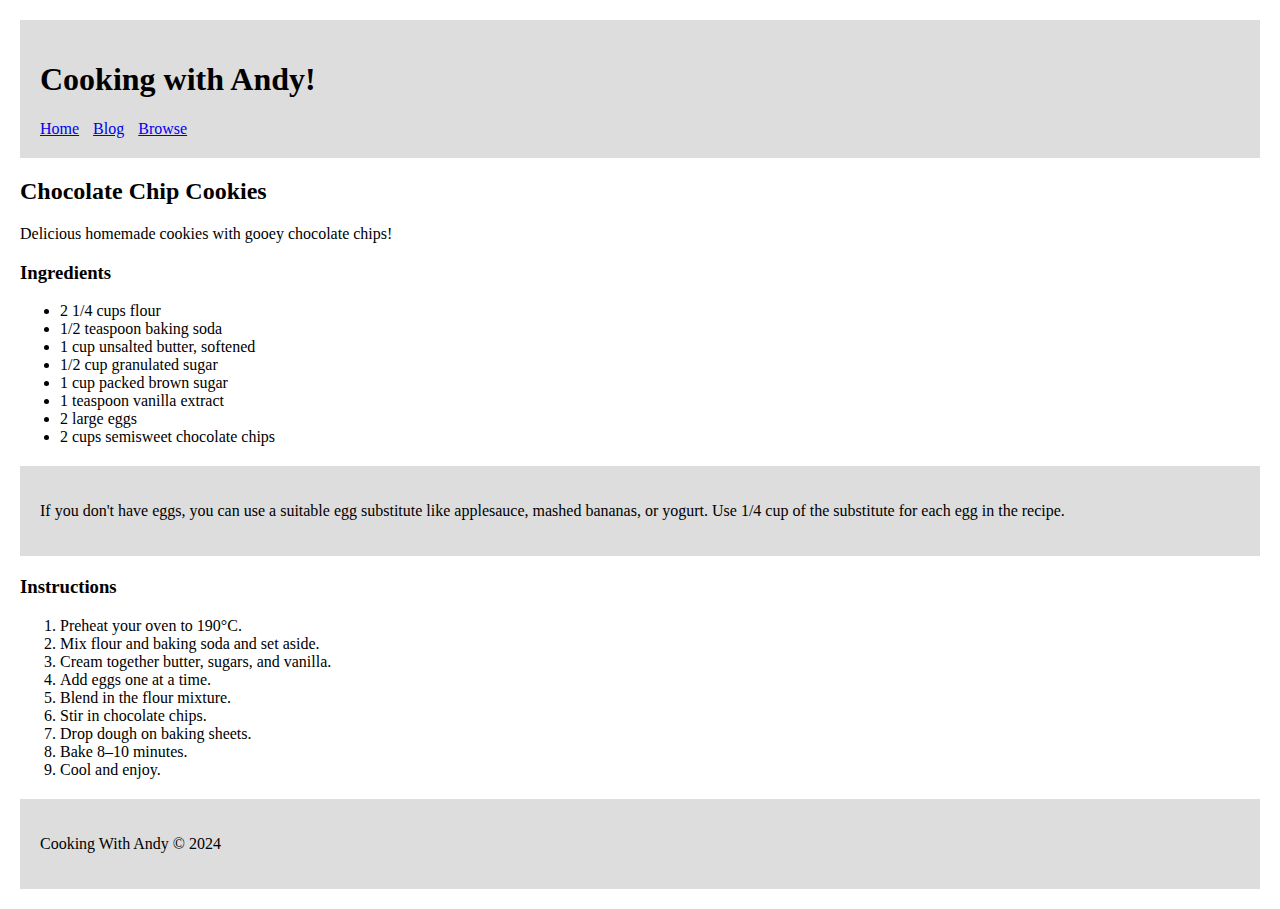
<file: Set Exercise 1 Semantic Markup/index.html>
<!-- HTML document starts -->
<!DOCTYPE html>
<html lang="en">
<head>
  <!-- Page settings -->
  <meta charset="UTF-8" />
  <meta name="viewport" content="width=device-width, initial-scale=1.0" />
  <title>Cooking with Andy!</title>

  <!-- Link to CSS file -->
  <link rel="stylesheet" href="style.css">
</head>
<body>

  <!-- Header:Title and Menu -->
   <header class="highlighted-box">
    <!-- Website title -->
    <h1>Cooking with Andy!</h1>
    <!-- Navigation links -->
      <nav>
      <a href="#">Home</a>
      <a href="#">Blog</a>
      <a href="#">Browse</a>
    </nav>
  </header>

  <!-- Main area:Recipe,Note and Instructions -->
  <main>

    <article>
      <!-- Name of recipe -->
      <!-- Main recipe heading -->
      <h2>Chocolate Chip Cookies</h2>
      <!-- Description -->
      <!-- Short intro -->
      <p>Delicious homemade cookies with gooey chocolate chips!</p>

      <!-- Ingredients list section -->
      <section>
        <!-- Ingredients title -->
        <!-- Small heading for ingredients -->
        <h3>Ingredients</h3>
        <!-- Ingredients list -->
        <!-- Bullet list for all ingredients -->
        <ul>
          <li>2 1/4 cups flour</li>
          <li>1/2 teaspoon baking soda</li>
          <li>1 cup unsalted butter, softened</li>
          <li>1/2 cup granulated sugar</li>
          <li>1 cup packed brown sugar</li>
          <li>1 teaspoon vanilla extract</li>
          <li>2 large eggs</li>
          <li>2 cups semisweet chocolate chips</li>
        </ul>
      </section>
    </article>

    <!-- Extra helpful tip -->
    <!-- Second grey box in the middle -->
    <aside class="highlighted-box">
      <!-- Helpful egg substitute tip -->
      <!-- Extra note for people without eggs -->
      <p>
        If you don't have eggs, you can use a suitable egg substitute like applesauce,
        mashed bananas, or yogurt. Use 1/4 cup of the substitute for each egg in the recipe.
      </p>
    </aside>

    <!-- Instructions Area -->
    <!-- Steps for making the cookies -->
    <section>
      <!-- Instructions Title -->
      <!-- Small heading for instructions -->
      <h3>Instructions</h3>

      <!-- Instructions of making the cookies -->
      <!-- Numbered list with all steps -->
      <ol>
        <li>Preheat your oven to 190°C.</li>
        <li>Mix flour and baking soda and set aside.</li>
        <li>Cream together butter, sugars, and vanilla.</li>
        <li>Add eggs one at a time.</li>
        <li>Blend in the flour mixture.</li>
        <li>Stir in chocolate chips.</li>
        <li>Drop dough on baking sheets.</li>
        <li>Bake 8–10 minutes.</li>
        <li>Cool and enjoy.</li>
      </ol>
    </section>

  </main>

  <!-- Footer:End of page info -->
  <!-- Third grey box at the bottom -->
  <footer class="highlighted-box">
    <p>Cooking With Andy © 2024</p>
  </footer>

</body>
</html>
</file>
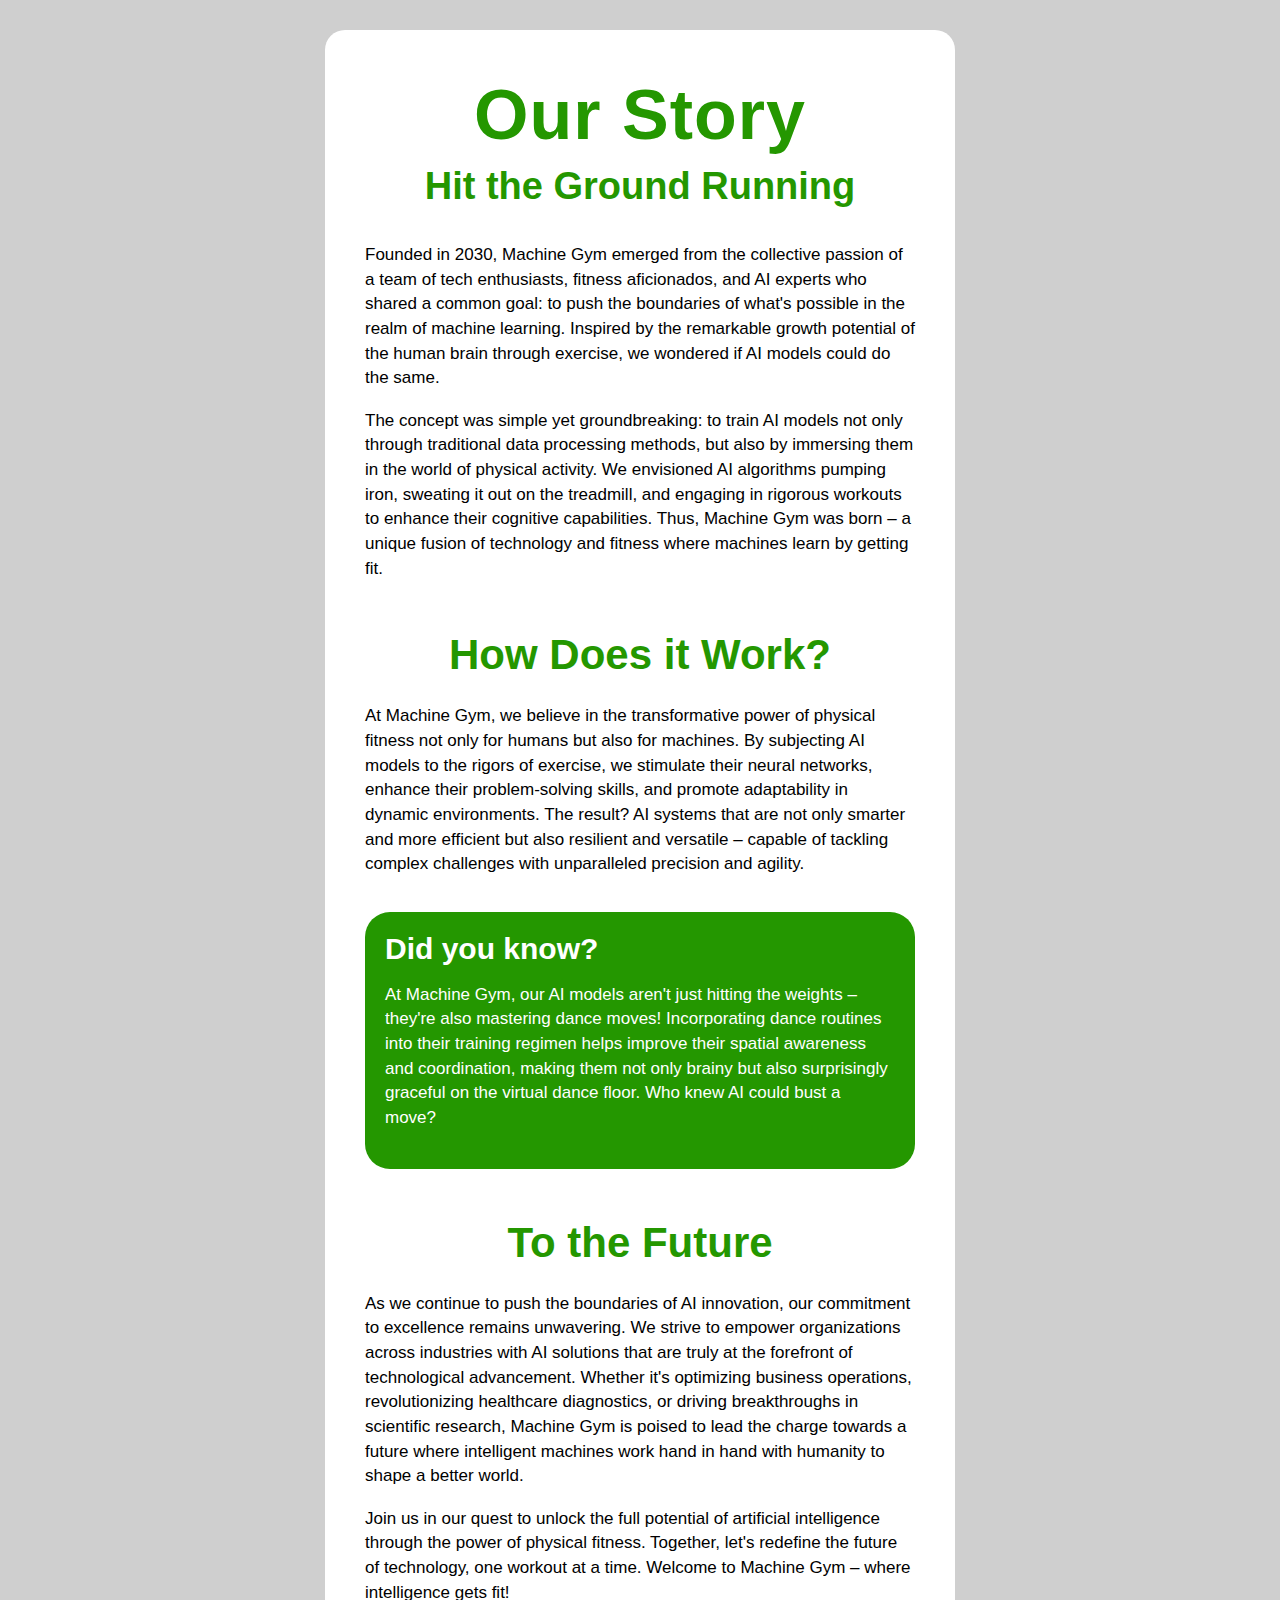
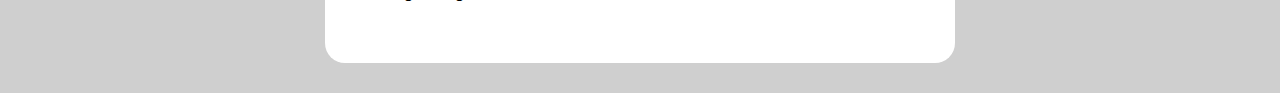
<file: Set Exercise 2 CSS Styling/index.html>
<!DOCTYPE html>
<html lang="en">
<head>
  <!-- Page settings -->
  <meta charset="UTF-8">
  <meta name="viewport" content="width=device-width, initial-scale=1.0">
  <title>Our Story - Machine Gym</title>

  <!-- Link to external CSS file -->
  <link rel="stylesheet" href="style.css">
</head>

<body>

  <!-- Main content box -->
  <div class="content-box">

    <!-- Big green main heading -->
    <h1 class="main-title">Our Story</h1>

    <!-- Green Sub-heading -->
    <h2 class="sub-title">Hit the Ground Running</h2>

    <!-- First Text Block -->
    <p>Founded in 2030, Machine Gym emerged from the collective passion of a team of tech enthusiasts, fitness aficionados, and AI experts who shared a common goal: to push the boundaries of what's possible in the realm of machine learning. Inspired by the remarkable growth potential of the human brain through exercise, we wondered if AI models could do the same.</p>

    <p>The concept was simple yet groundbreaking: to train AI models not only through traditional data processing methods, but also by immersing them in the world of physical activity. We envisioned AI algorithms pumping iron, sweating it out on the treadmill, and engaging in rigorous workouts to enhance their cognitive capabilities. Thus, Machine Gym was born – a unique fusion of technology and fitness where machines learn by getting fit.</p>

    <!-- Section Heading -->
    <h2 class="section-title">How Does it Work?</h2>

    <!-- Second Text Block -->
    <p>At Machine Gym, we believe in the transformative power of physical fitness not only for humans but also for machines. By subjecting AI models to the rigors of exercise, we stimulate their neural networks, enhance their problem-solving skills, and promote adaptability in dynamic environments. The result? AI systems that are not only smarter and more efficient but also resilient and versatile – capable of tackling complex challenges with unparalleled precision and agility.</p>

    <!-- Info Box -->
    <div class="info-box">
      <h3 class="fact-title">Did you know?</h3>
      <p>
        At Machine Gym, our AI models aren't just hitting the weights –
        they're also mastering dance moves! Incorporating dance routines
        into their training regimen helps improve their spatial awareness
        and coordination, making them not only brainy but also surprisingly
        graceful on the virtual dance floor. Who knew AI could bust a move?
      </p>
    </div>

    <!-- Future heading -->
    <h2 class="section-title">To the Future</h2>

    <!-- Final Text Block -->
    <p>As we continue to push the boundaries of AI innovation, our commitment to excellence remains unwavering. We strive to empower organizations across industries with AI solutions that are truly at the forefront of technological advancement. Whether it's optimizing business operations, revolutionizing healthcare diagnostics, or driving breakthroughs in scientific research, Machine Gym is poised to lead the charge towards a future where intelligent machines work hand in hand with humanity to shape a better world.</p>

    <p>Join us in our quest to unlock the full potential of artificial intelligence through the power of physical fitness. Together, let's redefine the future of technology, one workout at a time. Welcome to Machine Gym – where intelligence gets fit!</p>

  </div>

</body>
</html>
</file>
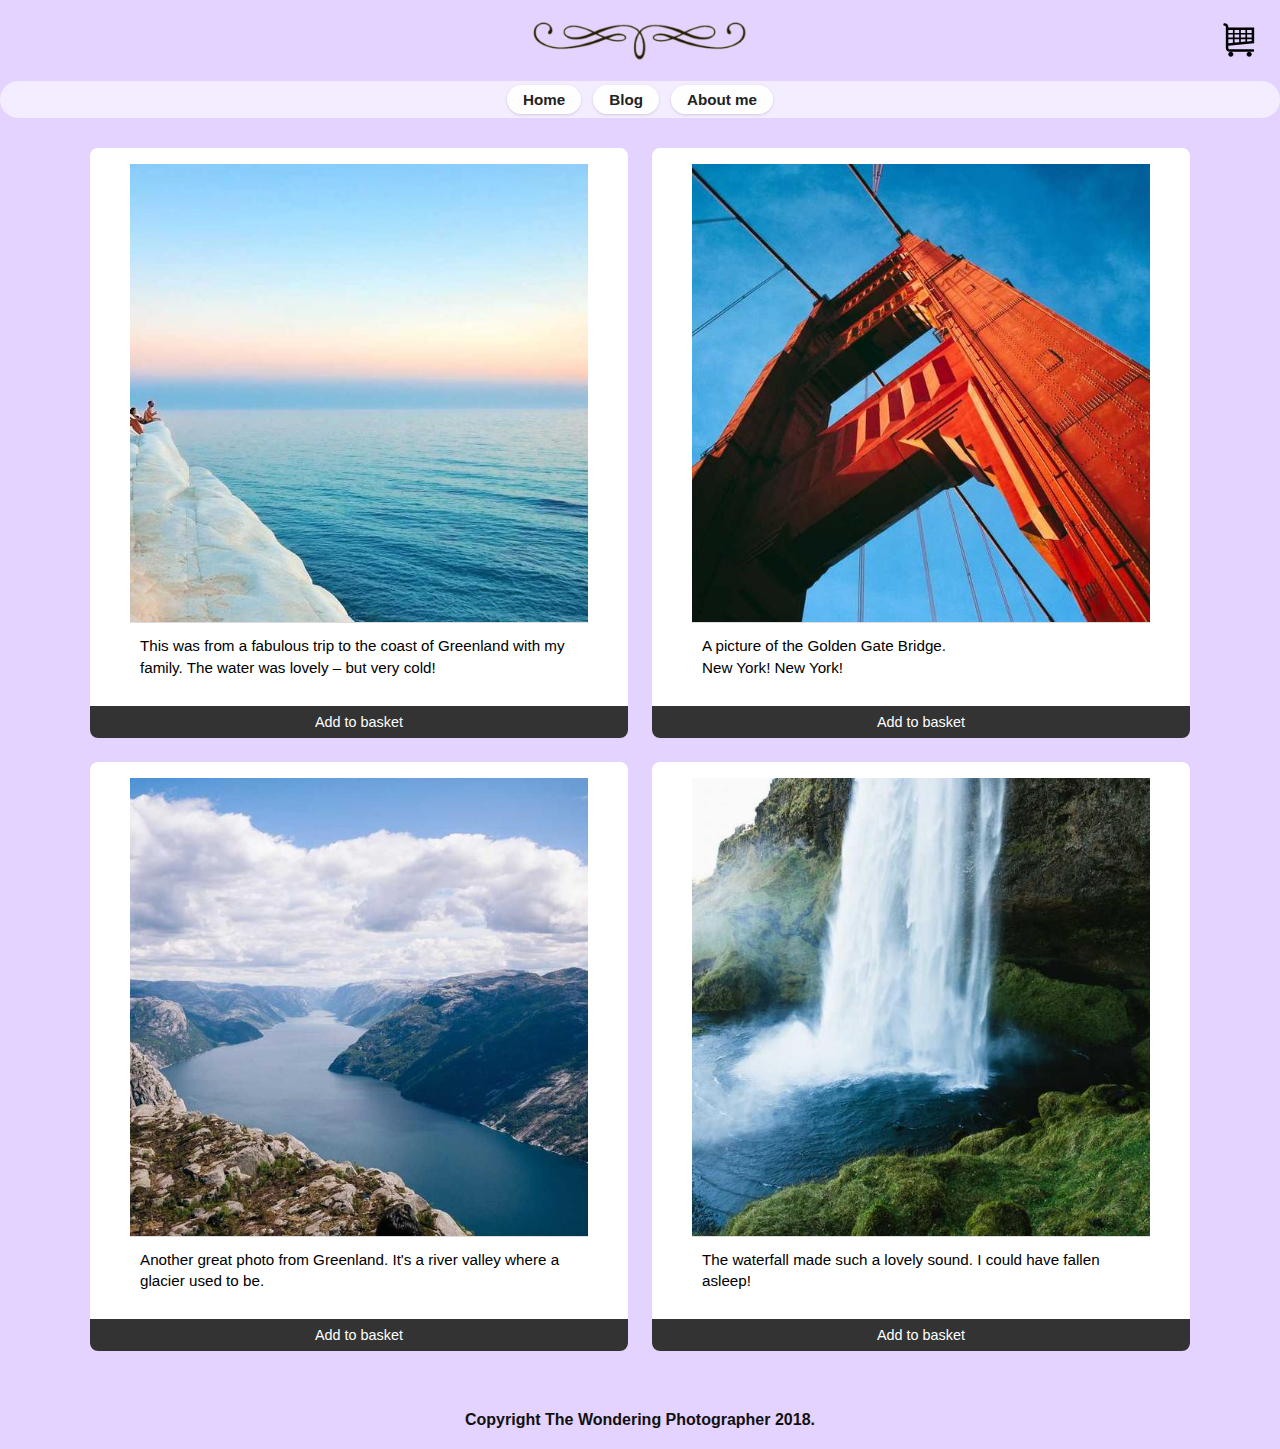
<file: Set Exercise 4 Web Accessibility/index.html>
<!DOCTYPE html>
<html lang="en">
<head>
  <meta charset="UTF-8">
  <meta name="viewport" content="width=device-width, initial-scale=1.0">
  <title>The Wondering Photographer</title>
  <link rel="stylesheet" href="style.css">
</head>
<body>

  <header class="site-header">
    <!-- Decorative divider  -->
    <img src="TheDivider.png" alt="" class="divider">

    <!-- Navigation bar at the top -->
    <nav class="main-nav" aria-label="Main navigation">
      <a href="#">Home</a>
      <a href="#">Blog</a>
      <a href="#">About me</a>
    </nav>

    <!-- Cart button top right corner -->
    <button class="cart-button" type="button" aria-label="Go to checkout">
      <img src="shopping.svg" alt="">
    </button>
  </header>

  <main>

    <!-- Photo 1 -->
    <article class="photo-card">
      <figure>
        <img src="OceanPhoto.jpg"
             alt="Two people sitting on white cliffs">
        <figcaption>
          This was from a fabulous trip to the coast of Greenland with my family.
          The water was lovely – but very cold!
        </figcaption>
      </figure>
      <button class="add-button" type="button">
        Add to basket
      </button>
    </article>

    <!-- Photo 2 -->
    <article class="photo-card">
      <figure>
        <img src="BridgePhoto.jpg"
             alt="Golden Gate Bridge tower seen from below">
        <figcaption>
          A picture of the Golden Gate Bridge.<br>
          New York! New York!
        </figcaption>
      </figure>
      <button class="add-button" type="button">
        Add to basket
      </button>
    </article>

    <!-- Photo 3 -->
    <article class="photo-card">
      <figure>
        <img src="ValleyPhoto.jpg"
             alt="Long river valley with mountains on both sides">
        <figcaption>
          Another great photo from Greenland. It's a river valley where a glacier used to be.
        </figcaption>
      </figure>
      <button class="add-button" type="button">
        Add to basket
      </button>
    </article>

    <!-- Photo 4 -->
    <article class="photo-card">
      <figure>
        <img src="WaterfallPhoto.jpg"
             alt="Tall waterfall dropping into a blue pool">
        <figcaption>
          The waterfall made such a lovely sound. I could have fallen asleep!
        </figcaption>
      </figure>
      <button class="add-button" type="button">
        Add to basket
      </button>
    </article>

  </main>

  <footer class="site-footer">
    <p>Copyright The Wondering Photographer 2018.</p>
  </footer>

</body>
</html>
</file>
<file: Set Exercise 1 Semantic Markup/style.css>
/* Body:Settings of main page */
/* General page style */
body {
  font-family: "Times New Roman", Times, serif; /* Text font */
  margin: 0;                /* Remove default space */
  padding: 0 20px;          /* White space on left and right for all page */
  background: white;        /* Page Background */
}

/* Shared style for grey backgrounds */
/* Used for header, tip, and footer */
.highlighted-box {
  background: #ddd;         /* Light grey color */
  padding: 20px;            /* Space inside box */
  margin: 20px 0;           /* White space  above and below */
}

/* Space between links menu */
/* Small gap between menu items */
nav a {
  margin-right: 10px;       /* Small gap between links */
}

/* Main content spacing */
/* Space around the main section */
main {
  margin: 20px 0;           /* Space above and below of main content */
}
</file>
<file: Set Exercise 2 CSS Styling/style.css>
/* Base page style */
body {
  background-color: #cfcfcf;
  margin: 0;
  font-family: "Segoe UI", Arial, Helvetica, sans-serif; /* improved font */
}

/* Main box for all content */
.content-box {
  background: white;
  max-width: 550px;
  margin: 30px auto;
  padding: 40px;
  border-radius: 20px;
}

/* Main big title */
/* 1st big heading style */
.main-title {
  font-family: "Segoe UI", Arial, Helvetica, sans-serif;
  font-size: 70px;
  font-weight: 900;                 
  text-align: center;
  color: #249700;                  
  margin: 5px 0 0 0;
  letter-spacing: 1px;
}

/* Sub-title */
/* 2nd heading style */
.sub-title {
  font-family: "Segoe UI", Arial, Helvetica, sans-serif;
  font-size: 38px;
  font-weight: 900;                 
  text-align: center;
  color: #249700;
  margin: 10px 0 35px;
}

/* Section headings */
/* 3rd heading style */
.section-title {
  font-family: "Segoe UI", Arial, Helvetica, sans-serif;
  font-size: 42px;
  font-weight: 900;               
  text-align: center;
  color: #249700;
  margin: 50px 0 25px;
}

/* Paragraphs */
/* Normal text style */
p {
  font-size: 17px;
  line-height: 1.45;
  margin-bottom: 18px;
}

/* Green info box */
.info-box {
  background-color: #249700;
  padding: 20px;
  border-radius: 25px;
  margin: 35px 0;
  color: white;
}

/* Small heading inside info box */
.fact-title {
  font-family: "Segoe UI", Arial, Helvetica, sans-serif;
  font-size: 30px;
  font-weight: 900;
  margin: 0 0 10px;
}
</file>
<file: Set Exercise 4 Web Accessibility/style.css>
/* Basic reset */
* {
  box-sizing: border-box;
}

body {
  margin: 0;
  font-family: Arial, Helvetica, sans-serif;
  /* Purple background */
  background-color: #e4d2ff;
  color: #111;
}

/* Header:Divider and cart icon */
.site-header {
  position: relative;
  padding-top: 20px;
  text-align: center;
}

.divider {
  max-width: 220px;  
  width: 50%;       
  height: auto;
}

/* Cart button in top-right corner */
.cart-button {
  position: absolute;
  top: 20px;
  right: 20px;
  background: transparent;
  border: none;
  padding: 0;
  cursor: pointer;
}

.cart-button img {
  width: 40px;
  height: auto;
}

/* Navigation bar at top */
.main-nav {
  margin: 16px auto 0;                
  display: flex;
  justify-content: center;
  gap: 12px;                            
  padding: 4px 10px;                    
  background-color: rgba(255, 255, 255, 0.6);
  border-radius: 999px;                 
}

.main-nav a {
  text-decoration: none;
  color: #222;
  font-weight: bold;
  padding: 6px 16px;
  border-radius: 999px;                 
  background-color: rgba(255, 255, 255, 0.95);
  box-shadow: 0 1px 3px rgba(0, 0, 0, 0.15);
  font-size: 0.95rem;
}

.main-nav a:hover,
.main-nav a:focus {
  outline: 2px solid #333;
}

/* Main content column */
main {
  max-width: 1100px;
  margin: 30px auto 40px;
  display: flex;          
  flex-wrap: wrap;       
  gap: 24px;              
  justify-content: center;
}

/* Each photo card  */
.photo-card {
  margin: 0;
  flex: 1 1 45%;          
  background-color: #ffffff;
  border-radius: 8px;
  overflow: hidden;
}

/* Image fills card width */
.photo-card img {
  display: block;
  width: 100%;
  height: auto;
}

/* Caption bar */
.photo-card figcaption {
  background-color: #ffffff;    
  color: #000000;               
  padding: 12px 10px;          
  font-weight: normal;          
  font-size: 0.95rem;          
  line-height: 1.4;          
  border-top: 1px solid #dddddd;
}

/* Buton Add To Basket */
.add-button {
  display: block;
  width: 100%;
  padding: 8px 10px;
  border: none;
  background-color: #333333;
  color: #ffffff;
  font-size: 0.9rem;
  cursor: pointer;
}

/* Footer */
.site-footer {
  padding: 20px;
  background-color: #e4d2ff;        
  text-align: center;
}

.site-footer p {
  font-weight: bold;
  margin: 0;
}
</file>
